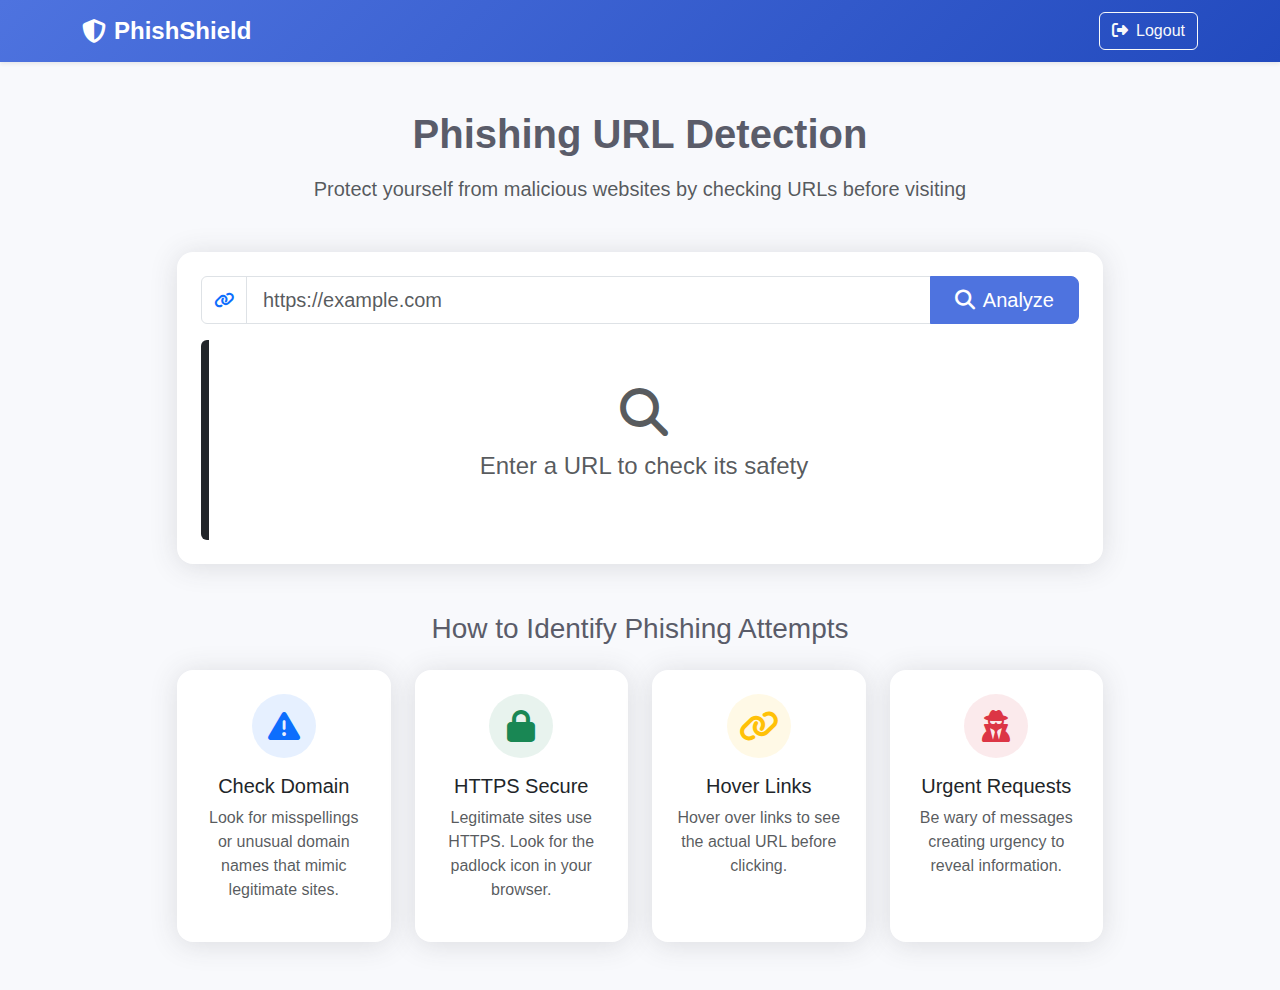
<file: index.html>
<!DOCTYPE html>
<html lang="en">
<head>
  <meta charset="UTF-8">
  <meta name="viewport" content="width=device-width, initial-scale=1.0">
  <title>PhishShield - URL Detection</title>
  <!-- Bootstrap 5 CSS -->
  <link href="https://cdn.jsdelivr.net/npm/bootstrap@5.3.0/dist/css/bootstrap.min.css" rel="stylesheet">
  <!-- Font Awesome -->
  <link rel="stylesheet" href="https://cdnjs.cloudflare.com/ajax/libs/font-awesome/6.4.0/css/all.min.css">
  <style>
    :root {
      --primary: #4e73df;
      --danger: #e74a3b;
      --success: #1cc88a;
      --warning: #f6c23e;
      --dark: #5a5c69;
      --light: #f8f9fc;
    }
    
    body {
      font-family: 'Nunito', -apple-system, BlinkMacSystemFont, 'Segoe UI', Roboto, 'Helvetica Neue', Arial, sans-serif;
      background-color: var(--light);
      color: var(--dark);
    }
    
    .gradient-bg {
      background: linear-gradient(135deg, var(--primary) 0%, #224abe 100%);
    }
    
    .navbar-brand {
      font-weight: 800;
      font-size: 1.5rem;
    }
    
    .card {
      border: none;
      border-radius: 1rem;
      box-shadow: 0 0.15rem 1.75rem 0 rgba(58, 59, 69, 0.15);
      transition: all 0.3s;
    }
    
    .card:hover {
      transform: translateY(-5px);
      box-shadow: 0 0.5rem 2rem 0 rgba(58, 59, 69, 0.2);
    }
    
    .btn-primary {
      background-color: var(--primary);
      border-color: var(--primary);
    }
    
    .btn-primary:hover {
      background-color: #2e59d9;
      border-color: #2653d4;
    }
    
    .result-card {
      border-left: 0.5rem solid;
      transition: all 0.5s ease;
    }
    
    .safe-card {
      border-left-color: var(--success);
      background-color: rgba(28, 200, 138, 0.1);
    }
    
    .danger-card {
      border-left-color: var(--danger);
      background-color: rgba(231, 74, 59, 0.1);
    }
    
    .loading {
      background: linear-gradient(90deg, #f8f9fc, #e2e6ea, #f8f9fc);
      background-size: 200% 100%;
      animation: loading 1.5s infinite;
    }
    
    .feature-icon {
      width: 4rem;
      height: 4rem;
      font-size: 2rem;
    }
    
    .url-input {
      border-right: none;
    }
    
    .url-input:focus {
      box-shadow: none;
      border-color: #ced4da;
    }
    
    .input-group-text {
      background-color: white;
    }
    
    @keyframes loading {
      0% { background-position: 200% 0; }
      100% { background-position: -200% 0; }
    }
    
    @keyframes fadeIn {
      from { opacity: 0; transform: translateY(20px); }
      to { opacity: 1; transform: translateY(0); }
    }
    
    .animate-fade {
      animation: fadeIn 0.6s ease-out forwards;
    }
    
    .pulse {
      animation: pulse 2s infinite;
    }
    
    @keyframes pulse {
      0% { transform: scale(1); }
      50% { transform: scale(1.05); }
      100% { transform: scale(1); }
    }
  </style>
</head>
<body>
  <!-- Navigation -->
  <nav class="navbar navbar-expand-lg navbar-dark gradient-bg shadow-sm">
    <div class="container">
      <a class="navbar-brand d-flex align-items-center" href="#">
        <i class="fas fa-shield-alt me-2"></i>
        <span>PhishShield</span>
      </a>
      <a href="logout.php" class="btn btn-outline-light">
        <i class="fas fa-sign-out-alt me-1"></i> Logout
      </a>
    </div>
  </nav>

  <!-- Main Content -->
  <div class="container py-5">
    <div class="row justify-content-center">
      <div class="col-lg-10">
        <!-- Header -->
        <div class="text-center mb-5 animate-fade">
          <h1 class="fw-bold mb-3">Phishing URL Detection</h1>
          <p class="lead text-muted">Protect yourself from malicious websites by checking URLs before visiting</p>
        </div>
        
        <!-- URL Checker Card -->
        <div class="card mb-5 animate-fade" style="animation-delay: 0.2s">
          <div class="card-body p-4">
            <form id="urlForm">
              <div class="input-group mb-3">
                <span class="input-group-text bg-white">
                  <i class="fas fa-link text-primary"></i>
                </span>
                <input type="text" id="url" class="form-control form-control-lg url-input" placeholder="https://example.com" required>
                <button class="btn btn-primary btn-lg px-4" type="submit">
                  <i class="fas fa-search me-2"></i>Analyze
                </button>
              </div>
            </form>
            
            <!-- Results Container -->
            <div id="result" class="result-card rounded p-4 text-center" style="min-height: 200px;">
              <div class="result-placeholder py-4">
                <i class="fas fa-search fa-3x text-muted mb-3"></i>
                <h4 class="text-muted">Enter a URL to check its safety</h4>
              </div>
            </div>
          </div>
        </div>
        
        <!-- Features Grid -->
        <h3 class="text-center mb-4 animate-fade" style="animation-delay: 0.4s">How to Identify Phishing Attempts</h3>
        <div class="row g-4 animate-fade" style="animation-delay: 0.6s">
          <div class="col-md-6 col-lg-3">
            <div class="card h-100 border-0 hover-shadow pulse">
              <div class="card-body text-center p-4">
                <div class="feature-icon bg-primary bg-opacity-10 text-primary rounded-circle d-inline-flex align-items-center justify-content-center mb-3">
                  <i class="fas fa-exclamation-triangle"></i>
                </div>
                <h5>Check Domain</h5>
                <p class="text-muted">Look for misspellings or unusual domain names that mimic legitimate sites.</p>
              </div>
            </div>
          </div>
          
          <div class="col-md-6 col-lg-3">
            <div class="card h-100 border-0 hover-shadow pulse" style="animation-delay: 0.2s">
              <div class="card-body text-center p-4">
                <div class="feature-icon bg-success bg-opacity-10 text-success rounded-circle d-inline-flex align-items-center justify-content-center mb-3">
                  <i class="fas fa-lock"></i>
                </div>
                <h5>HTTPS Secure</h5>
                <p class="text-muted">Legitimate sites use HTTPS. Look for the padlock icon in your browser.</p>
              </div>
            </div>
          </div>
          
          <div class="col-md-6 col-lg-3">
            <div class="card h-100 border-0 hover-shadow pulse" style="animation-delay: 0.4s">
              <div class="card-body text-center p-4">
                <div class="feature-icon bg-warning bg-opacity-10 text-warning rounded-circle d-inline-flex align-items-center justify-content-center mb-3">
                  <i class="fas fa-link"></i>
                </div>
                <h5>Hover Links</h5>
                <p class="text-muted">Hover over links to see the actual URL before clicking.</p>
              </div>
            </div>
          </div>
          
          <div class="col-md-6 col-lg-3">
            <div class="card h-100 border-0 hover-shadow pulse" style="animation-delay: 0.6s">
              <div class="card-body text-center p-4">
                <div class="feature-icon bg-danger bg-opacity-10 text-danger rounded-circle d-inline-flex align-items-center justify-content-center mb-3">
                  <i class="fas fa-user-secret"></i>
                </div>
                <h5>Urgent Requests</h5>
                <p class="text-muted">Be wary of messages creating urgency to reveal information.</p>
              </div>
            </div>
          </div>
        </div>
      </div>
    </div>
  </div>

  <!-- Bootstrap JS Bundle with Popper -->
  <script src="https://cdn.jsdelivr.net/npm/bootstrap@5.3.0/dist/js/bootstrap.bundle.min.js"></script>
  
  <script>
    document.getElementById('urlForm').addEventListener('submit', function(event) {
      event.preventDefault();
      const url = document.getElementById('url').value.trim();
      const result = document.getElementById('result');
      
      // Clear previous result and show loading
      result.innerHTML = '';
      result.classList.add('loading');
      result.classList.remove('safe-card', 'danger-card');
      
      // Simulate API call with timeout
      setTimeout(() => {
        result.classList.remove('loading');
        
        // Detection logic (for demo)
        const suspiciousPatterns = [
          '.xyz', '.ru', 'login', 'secure', 'account', 
          'verify', 'bank', 'paypal', 'password', 'update',
          'click-here', 'urgent', 'security', 'alert'
        ];
        
        const isSuspicious = suspiciousPatterns.some(pattern => 
          url.toLowerCase().includes(pattern)
        ) || 
        (url.includes('http://') && !url.includes('localhost'));
        
        if (isSuspicious) {
          result.classList.add('danger-card');
          result.innerHTML = `
            <div class="py-3">
              <i class="fas fa-exclamation-triangle fa-3x text-danger mb-3"></i>
              <h3 class="text-danger">Potential Phishing Detected!</h3>
              <p class="mb-4">This URL contains suspicious patterns that may indicate a phishing attempt.</p>
              
              <div class="bg-white p-3 rounded text-start">
                <p class="mb-1"><strong>URL:</strong> ${url.length > 50 ? url.substring(0, 50) + '...' : url}</p>
                <p class="mb-1"><strong>Risk Level:</strong> <span class="badge bg-danger">High</span></p>
                <p class="mb-0"><strong>Recommendation:</strong> Do not proceed to this website.</p>
              </div>
            </div>
          `;
        } else {
          result.classList.add('safe-card');
          result.innerHTML = `
            <div class="py-3">
              <i class="fas fa-check-circle fa-3x text-success mb-3"></i>
              <h3 class="text-success">URL Appears Safe</h3>
              <p class="mb-4">No obvious phishing patterns detected, but always stay vigilant.</p>
              
              <div class="bg-white p-3 rounded text-start">
                <p class="mb-1"><strong>URL:</strong> ${url.length > 50 ? url.substring(0, 50) + '...' : url}</p>
                <p class="mb-1"><strong>Risk Level:</strong> <span class="badge bg-success">Low</span></p>
                <p class="mb-0"><strong>Recommendation:</strong> Still verify the website before entering any credentials.</p>
              </div>
            </div>
          `;
        }
      }, 1500);
    });
  </script>
</body>
</html>
</file>
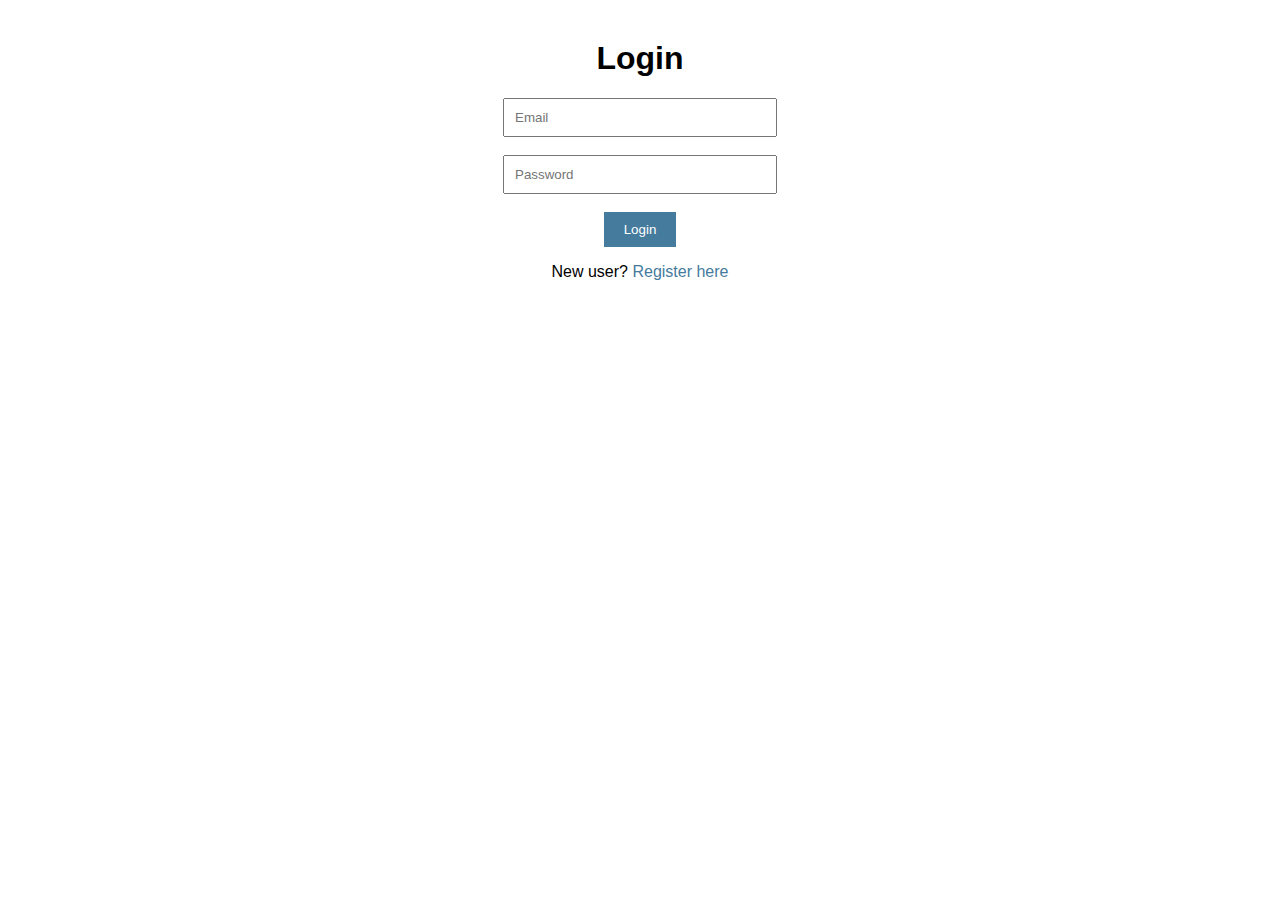
<file: login.html>
<!DOCTYPE html>
<html>
<head>
  <title>Login</title>
  <link rel="stylesheet" href="style.css">
</head>
<body>
  <h1>Login</h1>
  <form action="login.php" method="post">
    <input type="email" name="email" placeholder="Email" required><br><br>
    <input type="password" name="password" placeholder="Password" required><br><br>
    <button type="submit">Login</button>
  </form>
  <p>New user? <a href="register.html">Register here</a></p>
</body>
</html>
</file>
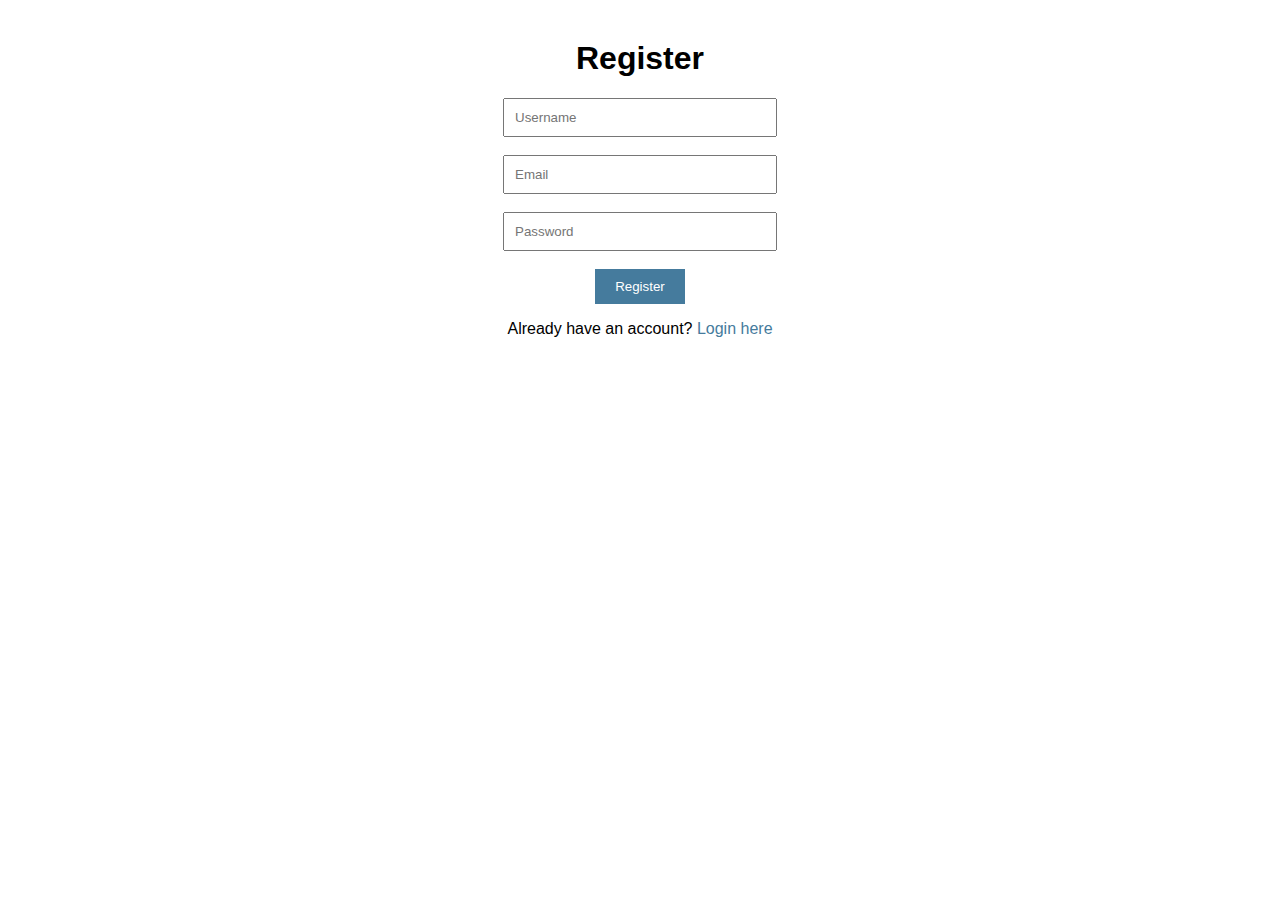
<file: register.html>
<!DOCTYPE html>
<html>
<head>
  <title>Register</title>
  <link rel="stylesheet" href="style.css">
</head>
<body>
  <h1>Register</h1>
  <form action="register.php" method="post">
    <input type="text" name="username" placeholder="Username" required><br><br>
    <input type="email" name="email" placeholder="Email" required><br><br>
    <input type="password" name="password" placeholder="Password" required><br><br>
    <button type="submit">Register</button>
  </form>
  <p>Already have an account? <a href="login.html">Login here</a></p>
</body>
</html>
</file>
<file: style.css>
body {
    font-family: Arial, sans-serif;
    text-align: center;
    margin: 40px;
  }
  
  input {
    padding: 10px;
    width: 250px;
  }
  
  button {
    padding: 10px 20px;
    background-color: #457b9d;
    color: white;
    border: none;
    cursor: pointer;
  }
  
  button:hover {
    background-color: #1d3557;
  }
  
  a {
    color: #457b9d;
    text-decoration: none;
  }
  
  a:hover {
    text-decoration: underline;
  }
</file>
